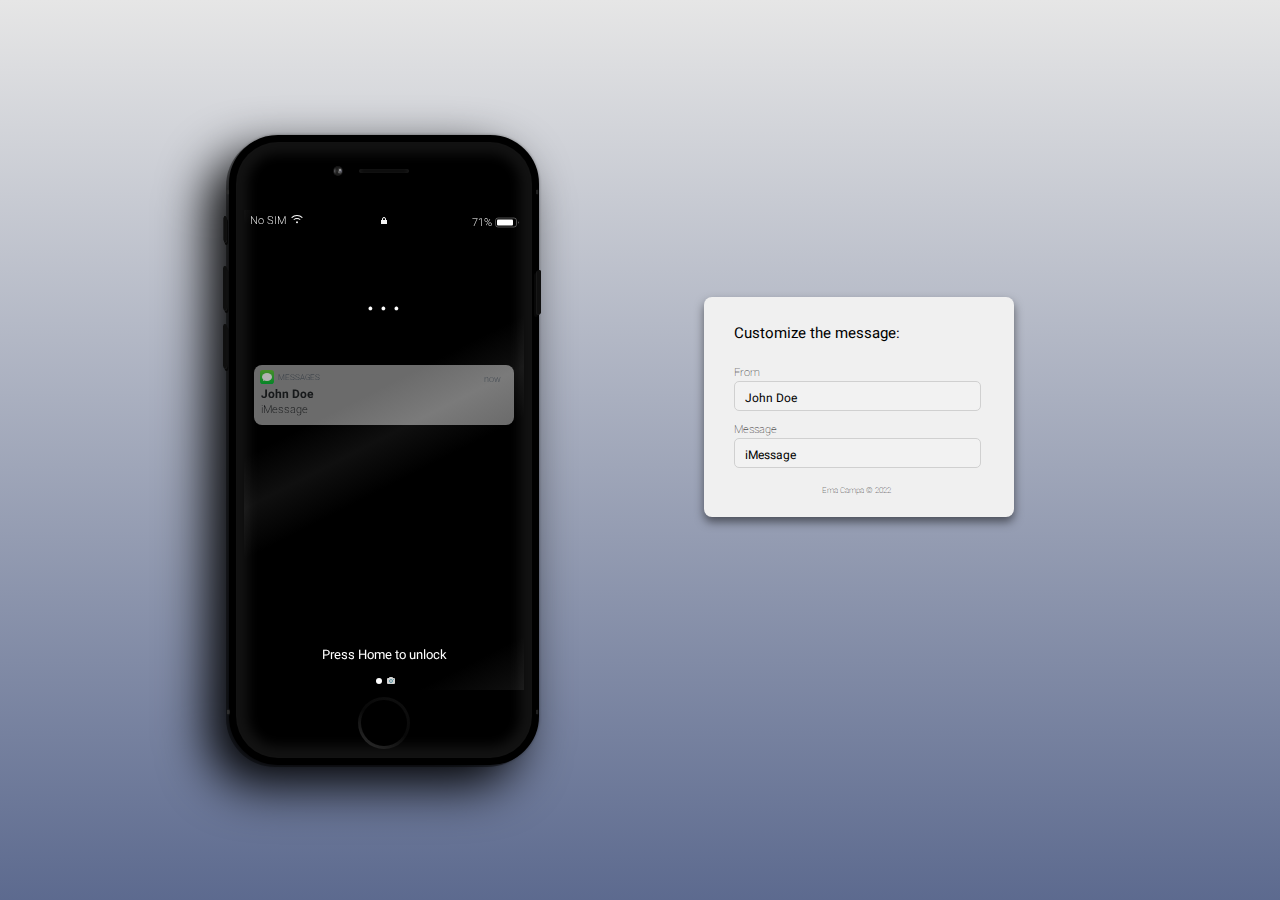
<file: eighth/index.html>
<!DOCTYPE html>
<html lang="en">
<head>
    <meta charset="UTF-8">
    <meta name="viewport" content="width=device-width, initial-scale=1.0">
    <link rel="stylesheet" href="./style.css">
    <title>Document</title>
</head>
<body>
    
    <!-- Form -->
<div class="container">
	<div class="title">Customize the message:</div>
	<div class="user-input"></div>
	<div class="sender">From
		<input id="name" type="text" name="name" data-model="name" maxlength="20" />
	</div>
	<div class="message">Message
		<input id="message" type="text" name="message" data-model="message" maxlength="40" />
	</div>
	<div class="footer">Ema Campa &#169 2022 </div>
</div>
<!-- iPhone -->
</div>
<div class="iphone-body">
	<div class="notification">
		<div class="backdrop-notifications"></div>
		<div data-binding="name" class="name"></div>
		<div id="application-name-messages">MESSAGES</div>
		<div data-binding="message"></div>
		<div class="sent-time">now</div>
	</div>
	<div class="notification-icon-position">
		<div class="notification-icon-messages">
			<div class="message-circle"></div>
			<div class="message-triangle"></div>
		</div>
	</div>
	<div class="shadow">
		<div></div>
	</div>
	<div class="shade"></div>
	<div class="notch">
		<div class="speaker"></div>
		<div class="camera">
			<div class="glare"></div>
		</div>
	</div>
	<div class="off-on-button">
		<div></div>
	</div>
	<div class="upper-left-toggler">
		<div></div>
	</div>
	<div class="upper-right-line"></div>
	<div class="lower-left-line"></div>
	<div class="lower-right-line"></div>
	<div class="volume">
		<div></div>
		<div></div>
	</div>
	<div class="sim">No SIM</div>
	<div class="wifi"></div>
	<div class="lock">
		<div></div>
		<div></div>
	</div>
	<div class="battery">
		<div id="battery-percentage"></div>
		<div>
			<div></div>
			<div></div>
		</div>
	</div>
	<div class="clock">
		<div class="clock-text">
			<div class="clock-text-hour" id="text-hour">...</div>
			<div class="clock-text-minutes" id="text-minutes"></div>
		</div>
		<div class="clock-date">
			<span id="date-day-week"></span>
			<span id="date-day"></span>
			<span id="date-month"></span>
		</div>
	</div>
	<div class="slide">Press Home to unlock</div>
	<div class="dot"></div>
	<div class="camera-icon">
		<div class="lens"></div>
		<div class="button"></div>
		<div class="dot"></div>
	</div>
	<div class="lower-notch">
		<div class="shade-lower"></div>
		<div class="home">
			<div></div>
		</div>
	</div>
</div>

    <script src="./script.js"></script>
</body>
</html>
</file>
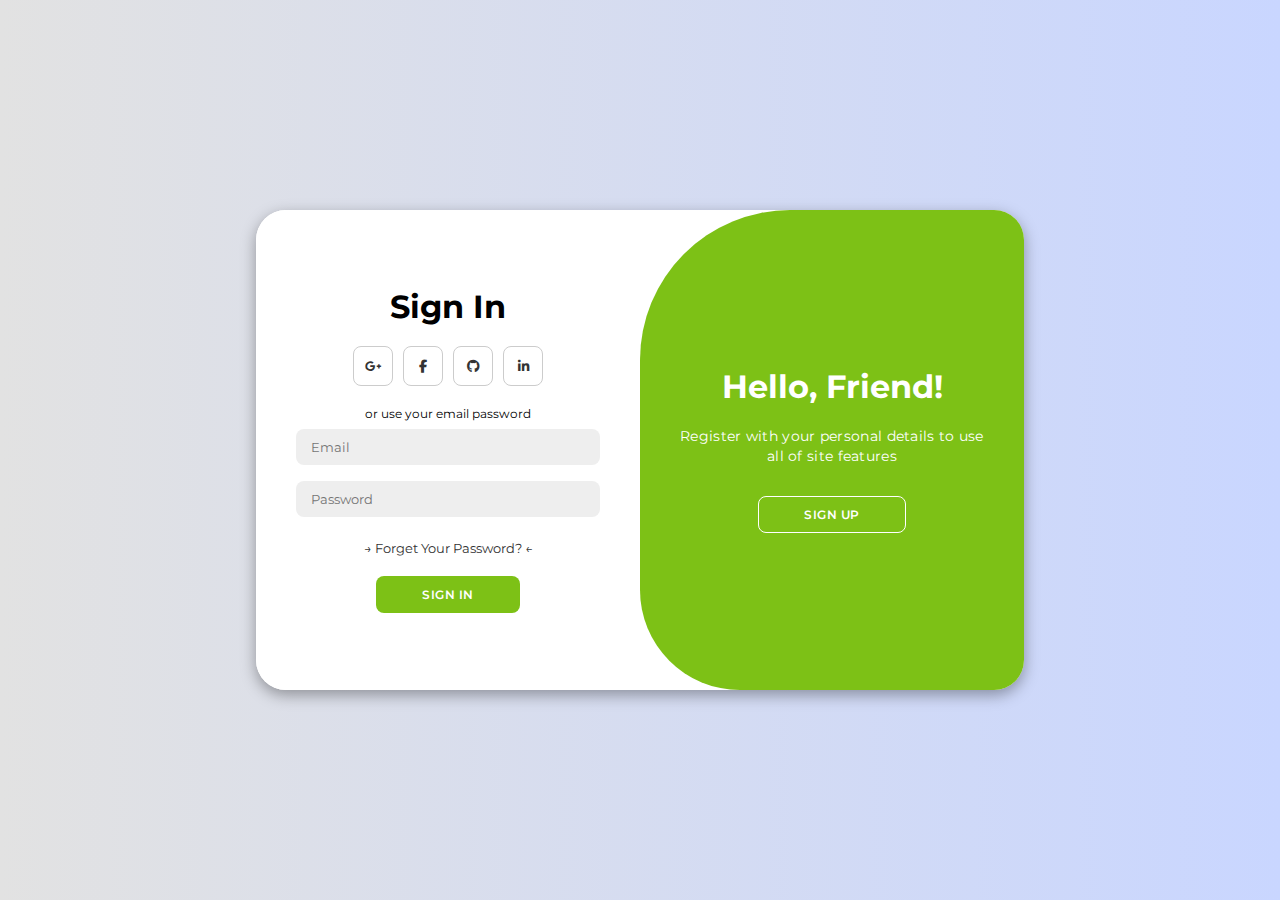
<file: First/index.html>
<!DOCTYPE html>
<html lang="en">

<head>
    <meta charset="UTF-8">
    <meta name="viewport" content="width=device-width, initial-scale=1.0">
    <link rel="stylesheet" href="https://cdnjs.cloudflare.com/ajax/libs/font-awesome/6.4.2/css/all.min.css">
    <link rel="stylesheet" href="./style.css">
    <title>Modern Login Page | AsmrProg</title>
</head>
<!-- #7dc116 -->
<body>

    <div class="container" id="container">
        <div class="form-container sign-up">
            <form>
                <h1>Create Account</h1>
                <div class="social-icons">
                    <a href="#" class="icon"><i class="fa-brands fa-google-plus-g"></i></a>
                    <a href="#" class="icon"><i class="fa-brands fa-facebook-f"></i></a>
                    <a href="#" class="icon"><i class="fa-brands fa-github"></i></a>
                    <a href="#" class="icon"><i class="fa-brands fa-linkedin-in"></i></a>
                </div>
                <span>or use your email for registeration</span>
                <input type="text" placeholder="Name">
                <input type="email" placeholder="Email">
                <input type="password" placeholder="Password">
                <button>Sign Up</button>
            </form>
        </div>
        <div class="form-container sign-in">
            <form>
                <h1>Sign In</h1>
                <div class="social-icons">
                    <a href="#" class="icon"><i class="fa-brands fa-google-plus-g"></i></a>
                    <a href="#" class="icon"><i class="fa-brands fa-facebook-f"></i></a>
                    <a href="#" class="icon"><i class="fa-brands fa-github"></i></a>
                    <a href="#" class="icon"><i class="fa-brands fa-linkedin-in"></i></a>
                </div>
                <span>or use your email password</span>
                <input type="email" placeholder="Email">
                <input type="password" placeholder="Password">
                <a href="#">→ Forget Your Password? ←</a>
                <button>Sign In</button>
            </form>
        </div>
        <div class="toggle-container">
            <div class="toggle">
                <div class="toggle-panel toggle-left">
                    <h1>Welcome Back!</h1>
                    <p>Enter your personal details to use all of site features</p>
                    <button class="hidden" id="login">Sign In</button>
                </div>
                <div class="toggle-panel toggle-right">
                    <h1>Hello, Friend!</h1>
                    <p>Register with your personal details to use all of site features</p>
                    <button class="hidden" id="register">Sign Up</button>
                </div>
            </div>
        </div>
    </div>

    <script src="script.js"></script>
</body>

</html>
</file>
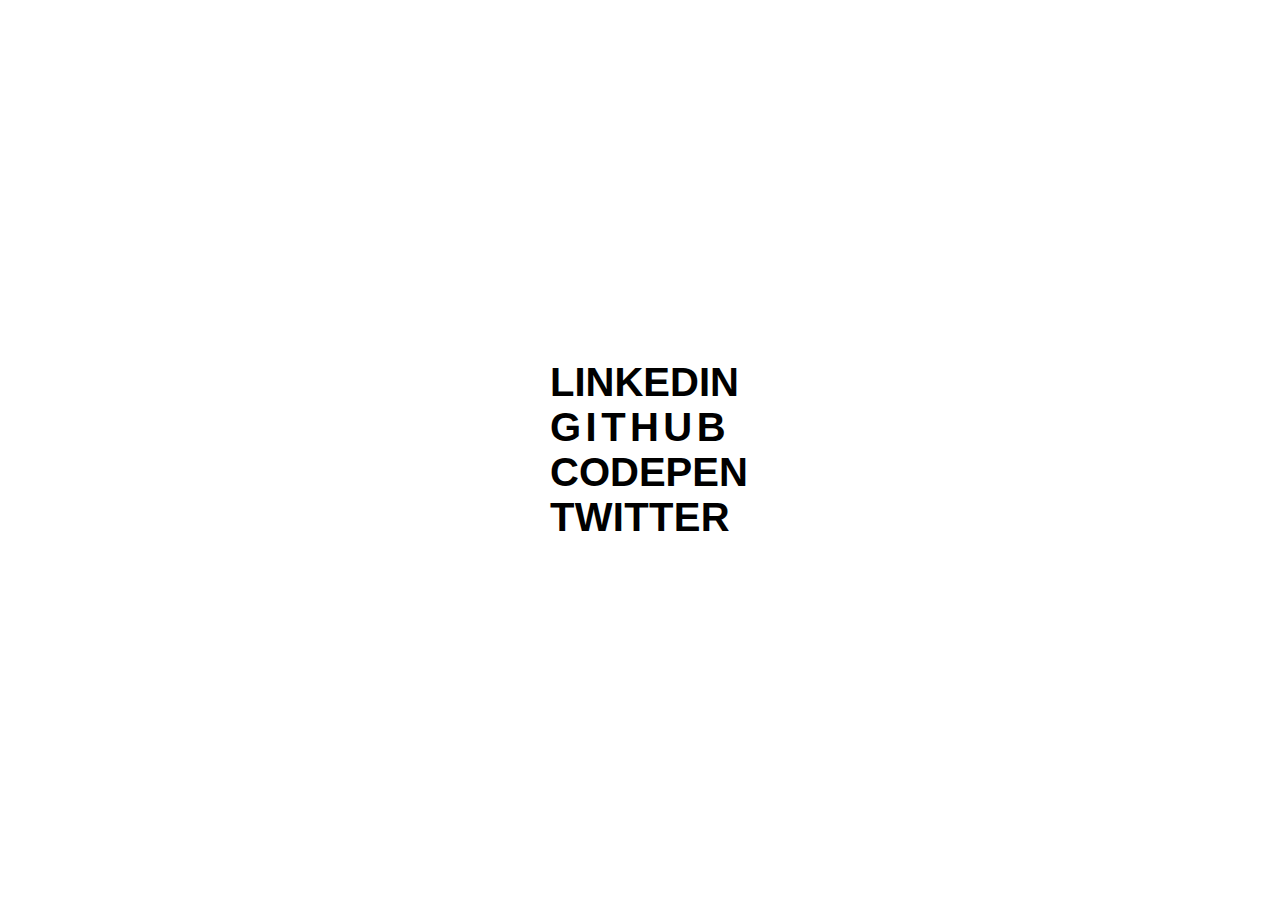
<file: five/index.html>
<!DOCTYPE html>
<html lang="en">
<head>
    <meta charset="UTF-8">
    <meta name="viewport" content="width=device-width, initial-scale=1.0">
    <link href="https://api.fontshare.com/v2/css?f[]=hind@400,300,500,600,1,700&display=swap" rel="stylesheet">
    <link rel="stylesheet" href="./style.css">
    <title>Document</title>
</head>
<body>
    <div id="container">
        <a href="#" id="link">LinkedIn</a>
        <a href="#" id="link">Github </a>
        <a href="#" id="link">CodePen </a>
        <a href="#" id="link">Twitter </a>
      </div>      

      <script src="./script.js"></script>
</body>
</html>
</file>
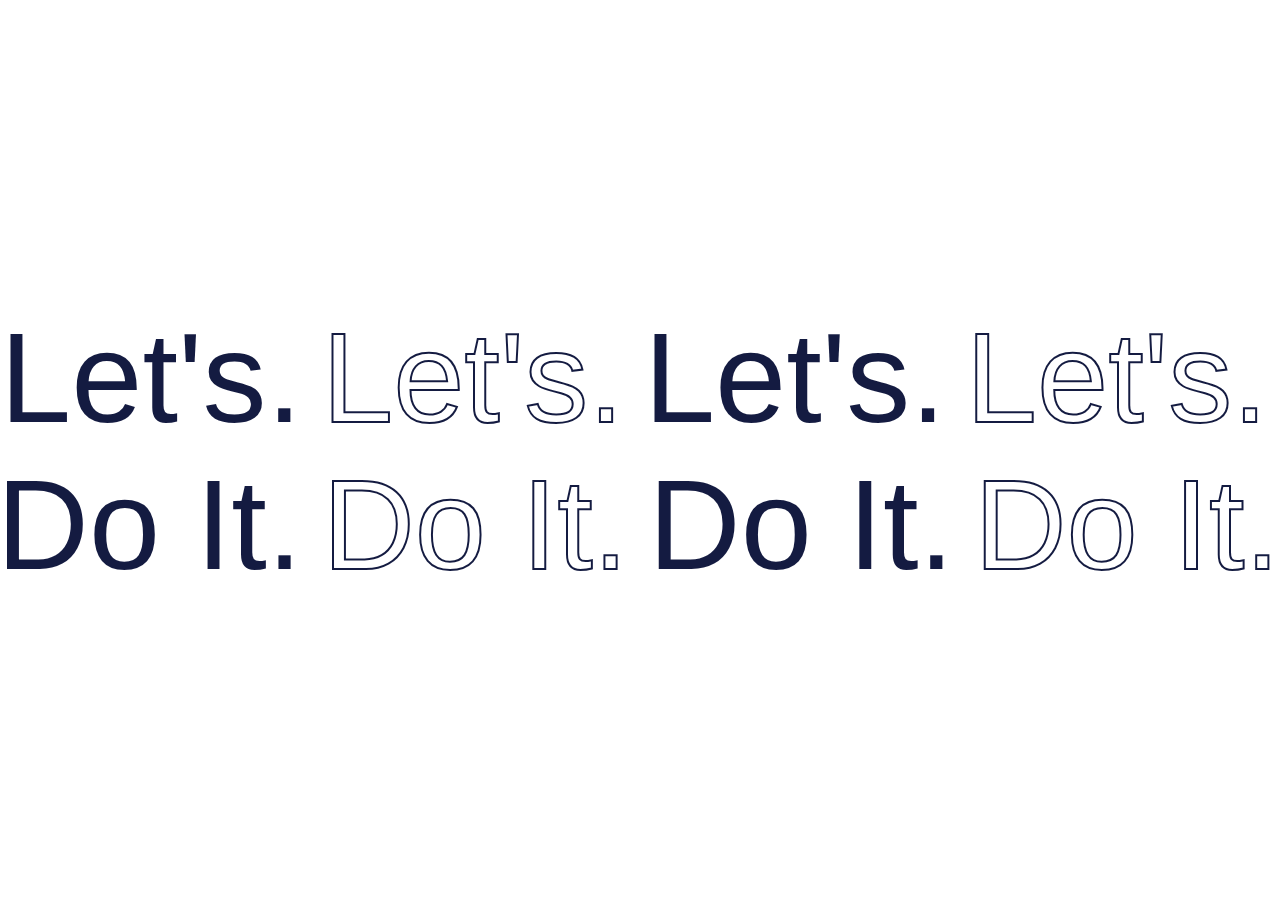
<file: four/index.html>
<!DOCTYPE html>
<html lang="en">
<head>
    <meta charset="UTF-8">
    <meta name="viewport" content="width=device-width, initial-scale=1.0">
    <link href="https://api.fontshare.com/v2/css?f[]=satoshi@1,900,700,500,301,300,501,401,901,400,2&display=swap" rel="stylesheet">
    <link rel="stylesheet" href="./style.css">
    <title>Document</title>
</head>
<body>
    <div id="below-text">
        <div class="text">Let's.</div>
        <div class="text">Let's.</div>
        <div class="text">Let's.</div>
        <div class="text">Let's.</div>
        <div class="text">Let's.</div>
        <div class="text">Let's.</div>
        <div class="text">Let's.</div>
        <div class="text">Let's.</div>
        <div class="text">Let's.</div>
        <div class="text">Let's.</div>
      </div>
      
      <div id="image-container"></div>
      
      <div id="upper-text">
        <div class="text">Do It.</div>
        <div class="text">Do It.</div>
        <div class="text">Do It.</div>
        <div class="text">Do It.</div>
        <div class="text">Do It.</div>
        <div class="text">Do It.</div>
        <div class="text">Do It.</div>
        <div class="text">Do It.</div>
        <div class="text">Do It.</div>
        <div class="text">Do It.</div>
      </div>
      
</body>
</html>
</file>
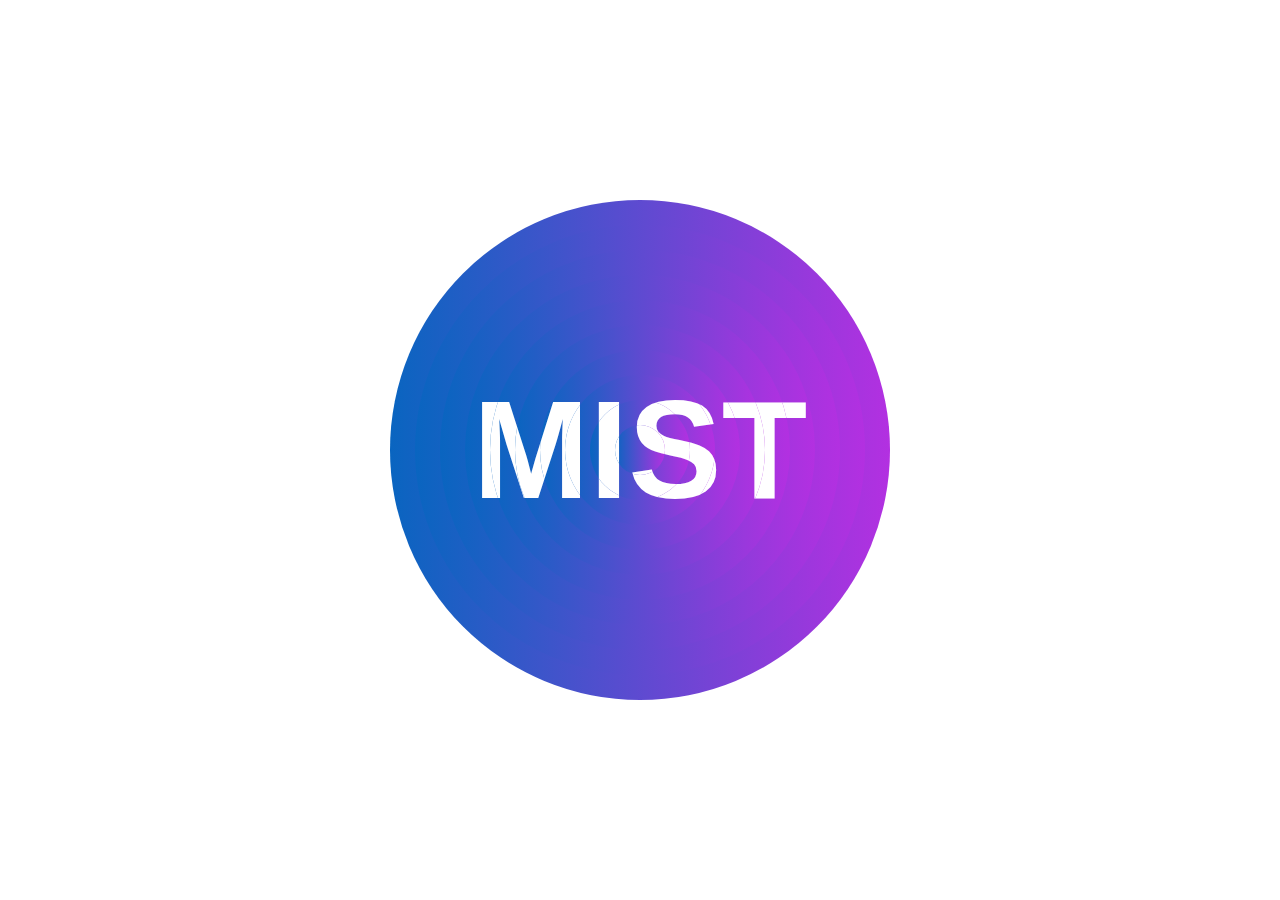
<file: n/index.html>
<!DOCTYPE html>
<html lang="en">
<head>
    <meta charset="UTF-8">
    <meta name="viewport" content="width=device-width, initial-scale=1.0">
    <link href="https://api.fontshare.com/v2/css?f[]=satoshi@1,900,700,500,301,300,501,401,901,400,2&display=swap" rel="stylesheet">
    <link rel="stylesheet" href="./style.css">
    <title>Document</title>
</head>
<body>
    <div id="trigger"></div>
    <div id="container">MIST</div>
    <div id="container">MIST</div>
    <div id="container">MIST</div>
    <div id="container">MIST</div>
    <div id="container">MIST</div>
    <div id="container">MIST</div>
    <div id="container">MIST</div>
    <div id="container">MIST</div>
    <div id="container">MIST</div>
    <div id="container">MIST</div>

    <script src="./script.js"></script>
</body>
</html>
</file>
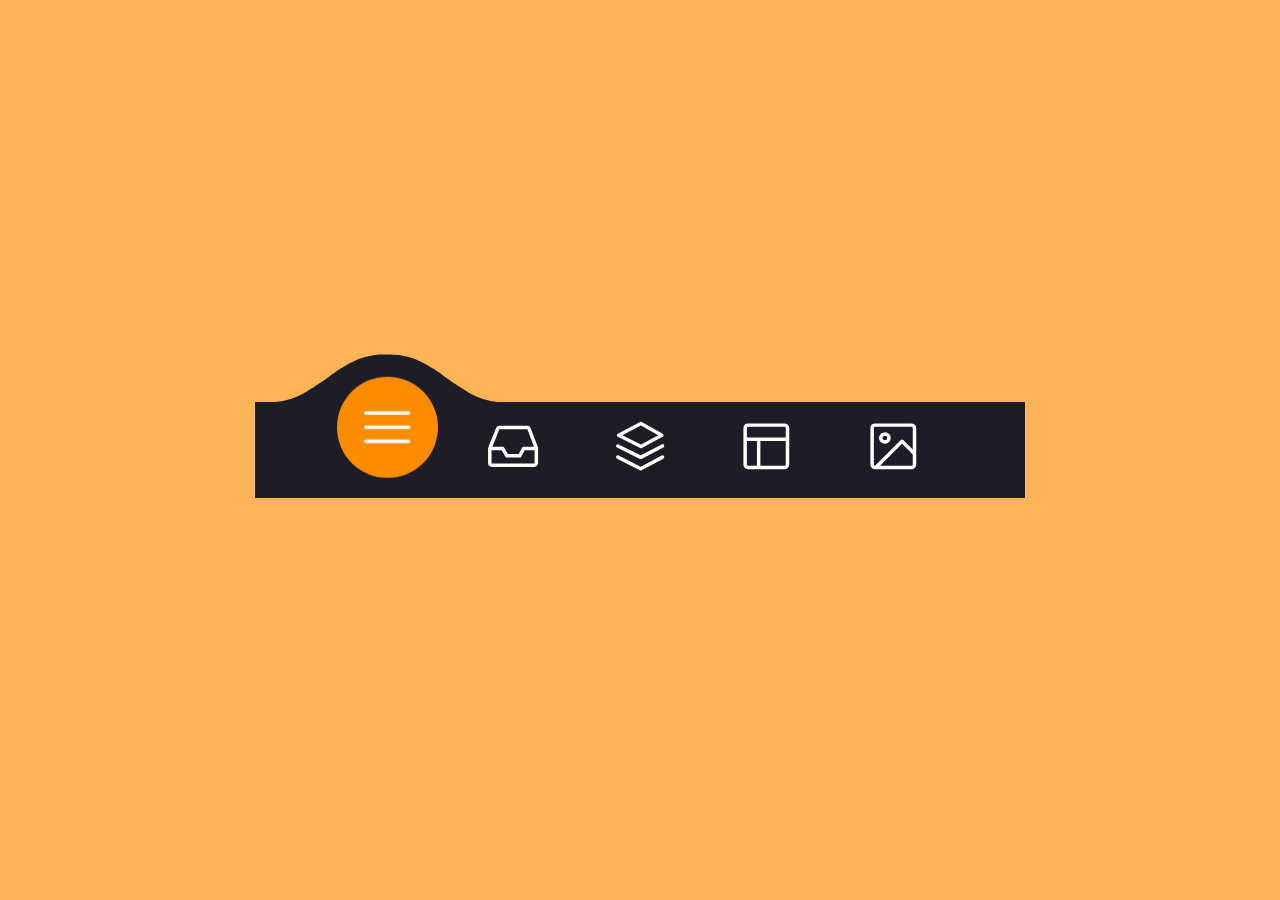
<file: seven/index.html>
<!DOCTYPE html>
<html lang="en">
<head>
    <meta charset="UTF-8">
    <meta name="viewport" content="width=device-width, initial-scale=1.0">
    <link rel="stylesheet" href="./style.css">
    <title>Document</title>
</head>
<body>
    <menu class="menu">

        <button class="menu__item active" style="--bgColorItem: #ff8c00;">
          <svg class="icon" viewBox="0 0 24 24">
            <path d="M3.8,6.6h16.4" />
            <path d="M20.2,12.1H3.8" />
            <path d="M3.8,17.5h16.4" />
          </svg>
        </button>
      
        <button class="menu__item" style="--bgColorItem: #f54888;">
          <svg class="icon" viewBox="0 0 24 24">
            <path d="M6.7,4.8h10.7c0.3,0,0.6,0.2,0.7,0.5l2.8,7.3c0,0.1,0,0.2,0,0.3v5.6c0,0.4-0.4,0.8-0.8,0.8H3.8
              C3.4,19.3,3,19,3,18.5v-5.6c0-0.1,0-0.2,0.1-0.3L6,5.3C6.1,5,6.4,4.8,6.7,4.8z" />
            <path d="M3.4,12.9H8l1.6,2.8h4.9l1.5-2.8h4.6" />
          </svg>
        </button>
      
        <button class="menu__item" style="--bgColorItem: #4343f5;">
          <svg class="icon" viewBox="0 0 24 24">
            <path d="M3.4,11.9l8.8,4.4l8.4-4.4" />
            <path d="M3.4,16.2l8.8,4.5l8.4-4.5" />
            <path d="M3.7,7.8l8.6-4.5l8,4.5l-8,4.3L3.7,7.8z" />
        </button>
      
        <button class="menu__item" style="--bgColorItem: #e0b115;">
          <svg class="icon" viewBox="0 0 24 24">
            <path d="M5.1,3.9h13.9c0.6,0,1.2,0.5,1.2,1.2v13.9c0,0.6-0.5,1.2-1.2,1.2H5.1c-0.6,0-1.2-0.5-1.2-1.2V5.1
                C3.9,4.4,4.4,3.9,5.1,3.9z" />
            <path d="M4.2,9.3h15.6" />
            <path d="M9.1,9.5v10.3" />
        </button>
      
        <button class="menu__item" style="--bgColorItem:#65ddb7;">
          <svg class="icon" viewBox="0 0 24 24">
            <path d="M5.1,3.9h13.9c0.6,0,1.2,0.5,1.2,1.2v13.9c0,0.6-0.5,1.2-1.2,1.2H5.1c-0.6,0-1.2-0.5-1.2-1.2V5.1
                C3.9,4.4,4.4,3.9,5.1,3.9z" />
            <path d="M5.5,20l9.9-9.9l4.7,4.7" />
            <path d="M10.4,8.8c0,0.9-0.7,1.6-1.6,1.6c-0.9,0-1.6-0.7-1.6-1.6C7.3,8,8,7.3,8.9,7.3C9.7,7.3,10.4,8,10.4,8.8z" />
          </svg>
        </button>
      
        <div class="menu__border"></div>
      
      </menu>
      
      <div class="svg-container">
        <svg viewBox="0 0 202.9 45.5">
          <clipPath id="menu" clipPathUnits="objectBoundingBox" transform="scale(0.0049285362247413 0.021978021978022)">
            <path d="M6.7,45.5c5.7,0.1,14.1-0.4,23.3-4c5.7-2.3,9.9-5,18.1-10.5c10.7-7.1,11.8-9.2,20.6-14.3c5-2.9,9.2-5.2,15.2-7
                c7.1-2.1,13.3-2.3,17.6-2.1c4.2-0.2,10.5,0.1,17.6,2.1c6.1,1.8,10.2,4.1,15.2,7c8.8,5,9.9,7.1,20.6,14.3c8.3,5.5,12.4,8.2,18.1,10.5
                c9.2,3.6,17.6,4.2,23.3,4H6.7z" />
          </clipPath>
        </svg>
      </div>
      <script src="./script.js"></script>
</body>
</html>
</file>
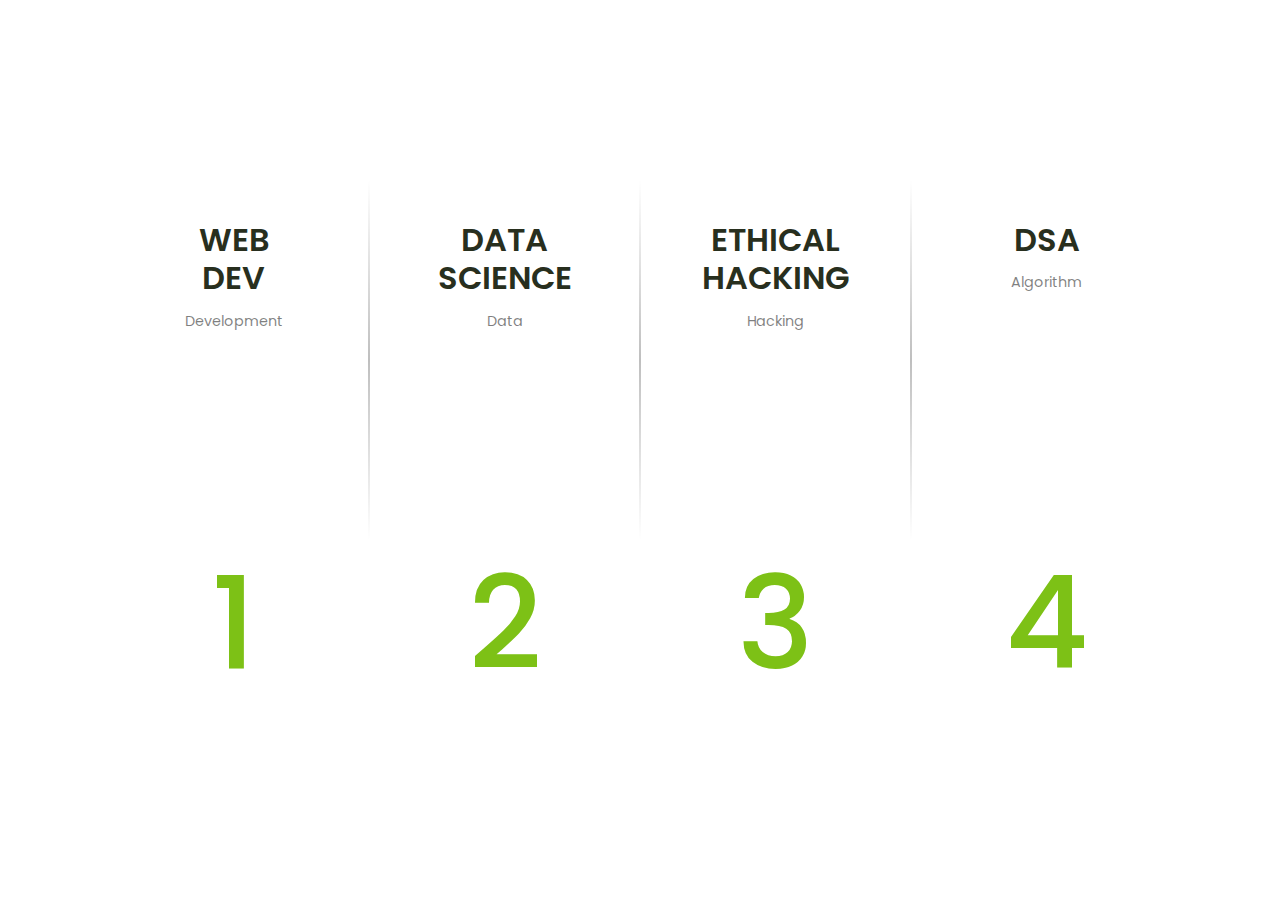
<file: third/index.html>
<!DOCTYPE html>
<html lang="en">
<head>
    <meta charset="UTF-8">
    <meta name="viewport" content="width=device-width, initial-scale=1.0">
    <link rel="stylesheet" href="./style.css">
    <title>Document</title>
</head>
<body>
    <div class="cards">
        <div class="card card-1">
            <h3>WEB<br>DEV</h3>
            <p>Development</p>
            <h2>1</h2>
        </div>
        <div class="border"></div>
        <div class="card card-2">
            <h3>DATA<br>SCIENCE</h3>
            <p>Data</p>
            <h2>2</h2>
        </div>
        <div class="border"></div>
        <div class="card card-3">
            <h3>ETHICAL<br>HACKING</h3>
            <p>Hacking</p>
            <h2>3</h2>
        </div>
        <div class="border"></div>
        <div class="card card-4">
            <h3>DSA</h3>
            <p>Algorithm</p>
            <h2>4</h2>
        </div>
    </div>
</body>
</html>
</file>
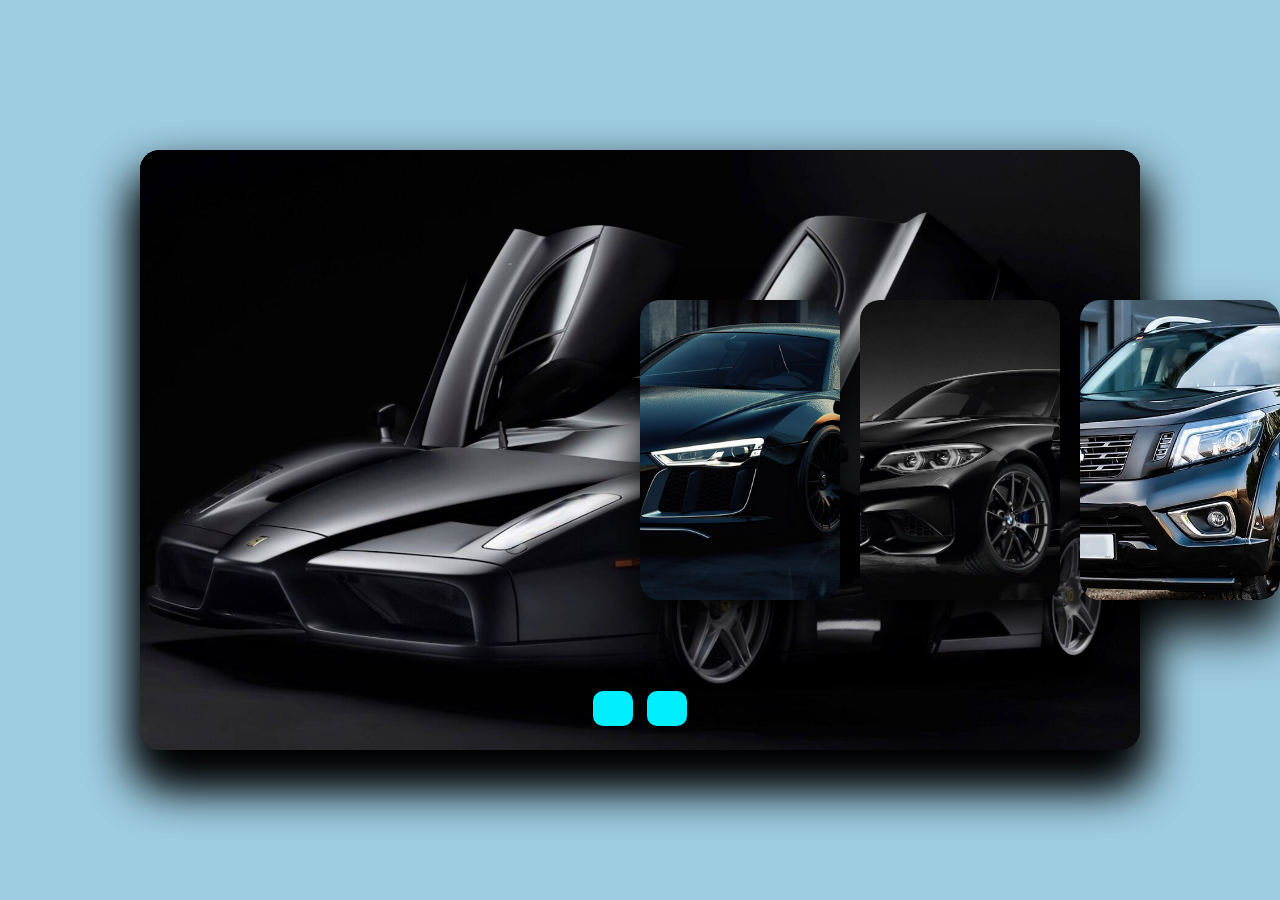
<file: twelveth/index.html>
<!DOCTYPE html>
<html lang="en">
  <head>
    <meta charset="UTF-8" />
    <meta name="viewport" content="width=device-width, initial-scale=1.0" />
    <link
      rel="stylesheet"
      href="https://cdnjs.cloudflare.com/ajax/libs/font-awesome/6.5.1/css/all.min.css"
      integrity="sha512-DTOQO9RWCH3ppGqcWaEA1BIZOC6xxalwEsw9c2QQeAIftl+Vegovlnee1c9QX4TctnWMn13TZye+giMm8e2LwA=="
      crossorigin="anonymous"
      referrerpolicy="no-referrer"
    />
    <title>Slider</title>
    <link rel="stylesheet" href="./assets/css/style.css" />
  </head>
  <body>
    <div class="container">
      <div class="slide">
        <div
          class="item"
          style="
            background-image: url(./assets/images/12a1190aeb64a5daecdf90658679a471-62041589106682pdb7iedolr.jpg);
          "
        >
          <div class="content">
            <div class="name">BMW</div>
            <div class="description">
              Lorem ipsum dolor sit amet consectetur adipisicing elit. Quisquam,
              quae?
            </div>
            <button>See More</button>
          </div>
        </div>
        <div
          class="item"
          style="
            background-image: url(./assets/images/2004-ferrari-enzo-photo-via-rm-sothebys_100866048.jpg);
          "
        >
          <div class="content">
            <div class="name">BMW</div>
            <div class="description">
              Lorem ipsum dolor sit amet consectetur adipisicing elit. Quisquam,
              quae?
            </div>
            <button>See More</button>
          </div>
        </div>
        <div
          class="item"
          style="
            background-image: url(./assets/images/audi.jpg);
          "
        >
          <div class="content">
            <div class="name">MERCEDES</div>
            <div class="description">
              Lorem ipsum dolor sit amet consectetur adipisicing elit. Quisquam,
              quae?
            </div>
            <button>See More</button>
          </div>
        </div>
        <div
          class="item"
          style="background-image: url(./assets/images/bmw-m2-coupé-black-shadow-stage-teaser-si.jpg)"
        >
          <div class="content">
            <div class="name">AUDI</div>
            <div class="description">
              Lorem ipsum dolor sit amet consectetur adipisicing elit. Quisquam,
              quae?
            </div>
            <button>See More</button>
          </div>
        </div>
        <div
          class="item"
          style="background-image: url(./assets/images/nissan.jpg)"
        >
          <div class="content">
            <div class="name">NISSAN</div>
            <div class="description">
              Lorem ipsum dolor sit amet consectetur adipisicing elit. Quisquam,
              quae?
            </div>
            <button>See More</button>
          </div>
        </div>
        <div
          class="item"
          style="background-image: url(./assets/images/toyota.jpg)"
        >
          <div class="content">
            <div class="name">TOYOTA</div>
            <div class="description">
              Lorem ipsum dolor sit amet consectetur adipisicing elit. Quisquam,
              quae?
            </div>
            <button>See More</button>
          </div>
        </div>
      </div>
      <div class="button">
        <button class="prev"><i class="fa-solid fa-arrow-left"></i></button>
        <button class="next"><i class="fa-solid fa-arrow-right"></i></button>
      </div>
    </div>
    <script src="./assets/app.js"></script>
  </body>
</html>
</file>
<file: eighth/style.css>
@import url("https://fonts.googleapis.com/css2?family=Heebo:wght@100;200;400&display=swap");

* {
	margin: 0;
	padding: 0;
}

html {
	height: 100%;
	margin: 0;
	padding: 0;
	overflow: hidden;
	width: 100%;
	height: 100vh;
}

body {
	background: linear-gradient(#e6e6e6, #334472cb);
}

.iphone-body {
	width: 280px;
	height: 600px;
	position: absolute;
	top: 50%;
	left: 30%;
	transform: translate(-50%, -50%);
	border: 15px solid #000;
	background: #000;
	background-image: url("https://wallpaperaccess.com/full/2639103.png");
	background-repeat: no-repeat;
	background-size: 280px 600px;
	border-radius: 49px;
	box-shadow: inset #000 0 0 0 1px, rgba(0, 0, 0, 0.4) 0px 0 3px 0px,
		rgba(0, 0, 0, 0.4) -3px 2px, #000000 -20px 20px 50px;
}

.shadow {
	width: 280px;
	height: 540px;
	position: absolute;
	background-image: linear-gradient(
		-27deg,
		#444,
		#000 10%,
		#000 42%,
		#333,
		#000 57%,
		#000 91%,
		#444
	);
	opacity: 0.3;
}

.shade {
	position: absolute;
	top: 50%;
	left: 50%;
	transform: translate(-50%, -50%);
	width: 296px;
	height: 616px;
	border-radius: 42px;
	border-bottom: none;
	opacity: 0.075;
	z-index: 1;
	box-shadow: inset #ededed 0 0 12px 12px;
}

.notch {
	top: 0%;
	width: 280px;
	height: 60px;
	background-color: #000;
	position: absolute;
}

.lower-notch {
	width: 280px;
	height: 60px;
	background-color: #000;
	position: absolute;
	top: 540px;
}

.home {
	position: absolute;
	width: 52px;
	height: 52px;
	border-radius: 50%;
	background: linear-gradient(32deg, #303030, #080808, #101010);
	top: 55%;
	left: 50%;
	transform: translate(-50%, -50%);
	z-index: 2;
}

.home div {
	background: #000;
	border-radius: 50%;
	width: 46px;
	height: 46px;
	position: absolute;
	top: 50%;
	left: 50%;
	transform: translate(-50%, -50%);
	z-index: 2;
}

.speaker {
	width: 50px;
	height: 4px;
	border-radius: 2px;
	background: #000;
	position: absolute;
	top: 35%;
	left: 50%;
	transform: translate(-50%, -50%);
	box-shadow: inset #242424 0 0 4px;
	z-index: 2;
}

.camera {
	width: 8px;
	height: 8px;
	border-radius: 50px;
	background: radial-gradient(rgba(91, 91, 112, 0.85), transparent 40%),
		radial-gradient(#505050, #202020 55%, #080808 70%);
	background-position: 3px 0;
	position: absolute;
	top: 29%;
	left: 32%;
	z-index: 2;
}

.glare {
	position: absolute;
	top: 50%;
	left: 50%;
	transform: translate(-50%, -50%);
	width: 10px;
	height: 10px;
	background: transparent;
	border-radius: 50%;
	box-shadow: inset 10px 10px 10px rgba(0, 0, 0, 0.05),
		15px 25px 10px rgba(0, 0, 0, 0.01), 15px 20px 20px rgba(0, 0, 0, 0.05),
		inset -10px -10px 15px rgba(255, 255, 255, 0.1);
}

.glare:before {
	content: "";
	position: absolute;
	top: 38%;
	left: 70%;
	transform: translate(-50%, -50%);
	background: #a9a9a9;
	width: 2px;
	height: 2px;
	border-radius: 50%;
}

.glare:after {
	content: "";
	position: absolute;
	top: 56%;
	left: 64%;
	transform: translate(-50%, -50%);
	background: #d0d0d0;
	width: 1px;
	height: 1px;
	border-radius: 50%;
}

.volume {
	border-radius: 10px;
	position: absolute;
	background: #080808;
	top: 19%;
	left: -7%;
	transform: rotateY(-60deg);
	transform-style: preserve-3d;
	box-shadow: inset #292a2f 4px 0 8px 1px, #181818 -1px 0px 2px;
}

.volume div {
	width: 8px;
	height: 44px;
	background: #101010;
	border-radius: 10px;
	position: absolute;
	box-shadow: #181818 1px 1px, #101010 1px 1px, #080808 3px 3px,
		inset #101010 3px 0 3px;
}

.volume div:first-child {
	top: 2px;
	left: -2px;
}

.volume div:last-child {
	top: 60px;
	left: -2px;
}

.off-on-button {
	border-radius: 10px;
	position: absolute;
	background: #181818;
	top: 20%;
	left: 106%;
	transform: rotateY(180deg);
	transform-style: preserve-3d;
	box-shadow: inset #292a2f 4px 0 8px 1px, #101010 1px 0px 2px;
}

.off-on-button div {
	width: 4px;
	height: 44px;
	background: #101010;
	border-radius: 10px;
	position: absolute;
	box-shadow: #181818 1px 1px, #101010 1px 1px, #080808 3px 3px,
		inset #101010 3px 0 3px;
}

.upper-left-toggler {
	height: 4px;
	width: 6px;
	position: absolute;
	background: #080808;
	top: 40px;
	left: -19px;
	transform: rotateY(65deg);
	transform-style: preserve-3d;
	box-shadow: inset #303030 4px 0 8px 1px, #303030 -1px 0px 2px;
}

.upper-left-toggler div {
	width: 8px;
	height: 26px;
	background: #101010;
	border-radius: 10px;
	position: absolute;
	top: 26px;
	left: -8px;
	box-shadow: #181818 1px 1px, #101010 1px 1px, #080808 3px 3px,
		inset #101010 3px 0 3px;
}

.upper-right-line {
	height: 4px;
	width: 4px;
	position: absolute;
	background: #080808;
	top: 40px;
	left: 291px;
	transform: rotateY(65deg);
	transform-style: preserve-3d;
	box-shadow: inset #202020 0 0 8px 1px, #202020 1px 0 2px;
}

.lower-left-line {
	height: 4px;
	width: 6px;
	position: absolute;
	background: #080808;
	top: 560px;
	left: -19px;
	transform: rotateY(65deg);
	transform-style: preserve-3d;
	box-shadow: inset #303030 0 0 8px 1px, #303030 1px 0 2px;
}

.lower-right-line {
	height: 4px;
	width: 4px;
	position: absolute;
	background: #080808;
	top: 560px;
	left: 291px;
	transform: rotateY(65deg);
	transform-style: preserve-3d;
	box-shadow: inset #202020 0px 0 8px 1px, #202020 1px 0px 2px;
}

.clock {
	color: #fff;
	font-family: "Heebo", sans-serif;
	font-weight: 200;
	font-size: 48px;
	position: absolute;
	top: 24%;
	left: 50%;
	transform: translate(-50%, -50%);
	z-index: 2;
}

.clock-text {
	display: flex;
	justify-content: center;
	letter-spacing: 1px;
}

.clock-text-hour,
.clock-text-minutes {
	font-size: 50px;
	font-weight: 200;
	white-space: nowrap;
}

.clock-date {
	font-weight: 100;
	position: absolute;
	top: 100%;
	left: 50%;
	transform: translate(-50%, -50%);
	z-index: 2;
	font-size: 15px;
	white-space: nowrap;
}

#date-day-week {
	margin-right: 2px;
}

#date-day {
	margin-right: 2px;
}

.notification {
	position: absolute;
	top: 215px;
	left: 10px;
}

.notification .backdrop-notifications {
	position: absolute;
	width: 260px;
	height: 60px;
	background: rgba(255, 255, 255, 0.6);
	backdrop-filter: blur(5px);
	border-radius: 8px;
}

.notification .name {
	position: absolute;
	color: #212426;
	font-family: "Heebo", sans-serif;
	font-weight: bold;
	font-size: 12px;
	top: 20px;
	left: 7px;
	white-space: nowrap;
}

.notification #application-name-messages {
	position: absolute;
	color: #45505c;
	font-family: "Heebo", sans-serif;
	font-weight: 200;
	font-size: 8px;
	top: 7px;
	left: 24px;
}

.notification div:nth-child(4) {
	position: absolute;
	font-family: "Heebo", sans-serif;
	color: #212426;
	font-weight: 200;
	font-size: 11px;
	top: 36px;
	left: 7px;
	white-space: nowrap;
}

.notification .sent-time {
	position: absolute;
	font-family: "Heebo", sans-serif;
	color: #45505c;
	font-weight: 200;
	font-size: 9px;
	top: 8px;
	left: 230px;
}

/* Messages Icon */
.notification-icon-position {
	top: 220px;
	left: 14px;
	margin: 0 2px;
	width: 14px;
	height: 14px;
	border-radius: 20%;
	display: flex;
	justify-content: center;
	align-items: flex-end;
	background: linear-gradient(#66ca3b 0%, #07bf38 100%);
	position: relative;
	cursor: pointer;
}

.message-circle {
	position: absolute;
	top: 3px;
	left: 2px;
	width: 10px;
	height: 8px;
	background: #fff;
	border-radius: 50%;
}

.message-triangle {
	position: relative;
	left: -4px;
	top: -1px;
	border-width: 2.5px;
	border-style: solid;
	border-color: #fff transparent transparent transparent;
	transform: rotateZ(38deg) scaleX(0.45) scaleY(0.8);
}

.battery {
	color: #fff;
	font-family: "Heebo", sans-serif;
	font-weight: 200;
	font-size: 11px;
	position: absolute;
	top: 12%;
	left: 85%;
	transform: translate(-50%, -50%);
}

battery-percentage {
	color: #fff;
	font-family: "Heebo", sans-serif;
	font-weight: 200;
	font-size: 11px;
	transform: translate(-50%, -50%);
}

.battery > div:last-child {
	width: 20px;
	height: 8px;
	border: 1px solid rgba(255, 255, 255, 0.3);
	position: absolute;
	top: 50%;
	left: 170%;
	transform: translate(-50%, -50%);
	border-radius: 3px;
}

.battery div div:first-child {
	width: 16px;
	height: 6px;
	background: #fff;
	position: absolute;
	border-radius: 1px;
	top: 1px;
	left: 1px;
}

.battery div div:last-child {
	width: 1px;
	height: 2px;
	background: rgba(255, 255, 255, 0.3);
	position: absolute;
	top: 3px;
	left: 22px;
	border-radius: 0 2px 2px 0;
}

.lock {
	color: #fff;
	position: absolute;
	top: 62px;
	left: 71%;
	transform: translate(-50%, -50%);
}

.lock div:first-child {
	width: 6px;
	height: 4px;
	background: #f5f5f5;
	position: absolute;
	top: 8px;
	left: -62px;
}

.lock div:last-child {
	width: 2px;
	height: 2px;
	background: transparent;
	border: 1px solid #f5f5f5;
	position: absolute;
	top: 5px;
	left: -61px;
	border-radius: 10px 10px 0 0;
}

.sim {
	color: #fff;
	font-family: "Heebo", sans-serif;
	font-weight: 200;
	font-size: 11px;
	position: absolute;
	top: 62px;
	left: 2%;
}

.wifi {
	position: absolute;
	top: 65px;
	left: 16%;
	padding: 4px;
	border: 4px double transparent;
	border-top-color: white;
	border-radius: 50%;
}

.wifi:before {
	content: "";
	width: 1px;
	height: 1px;
	position: absolute;
	top: 2px;
	left: 3px;
	background-color: #fff;
	border-top-left-radius: 100px;
	border: 1px solid #fff;
	border-right: 0;
	border-bottom: 0;
	transform: rotate(45deg);
}

.slide {
	position: absolute;
	top: 84%;
	left: 50%;
	transform: translate(-50%, -50%);
	color: #fff;
	font-family: "Heebo", sans-serif;
	font-size: 13px;
	font-weight: 400;
}

.dot {
	position: absolute;
	width: 6px;
	height: 6px;
	background-color: #fff;
	color: #fff;
	border-radius: 50%;
	top: 88%;
	left: 47%;
}

.camera-icon {
	position: absolute;
	width: 8px;
	height: 6px;
	background: rgba(211, 211, 211, 1);
	border-radius: 1px;
	top: 88%;
	left: 51%;
}

.camera-icon .lens {
	position: absolute;
	width: 2px;
	height: 2px;
	border-radius: 50%;
	background-color: rgba(211, 211, 211, 1);
	border: 1px solid #5f95a3;
	top: 1px;
	left: 2px;
}

.camera-icon .button {
	position: absolute;
	width: 4px;
	height: 2px;
	background-color: rgba(211, 211, 211, 1);
	border-radius: 1px;
	top: -1px;
	left: 2px;
}

.camera-icon .dot {
	position: absolute;
	width: 1px;
	height: 1px;
	border-radius: 50%;
	background-color: #5f95a3;
	top: 1px;
	left: 6px;
}

/* Form */
.container {
	position: absolute;
	top: 33%;
	left: 55%;
	width: 50%;
	max-width: 250px;
	height: 170px;
	background-color: #f0f0f0;
	padding: 25px 30px;
	border-radius: 8px;
	box-shadow: 0 5px 10px rgba(0, 0, 0, 0.5);
}

.container .title {
	font-family: "Heebo", sans-serif;
	font-size: 15px;
	font-weight: 400;
	position: relative;
}

.user-input {
	margin: 20px 0;
	font-family: inherit;
	font-weight: 200;
	font-size: 13px;
}

.message {
	margin-top: 10px;
}

.sender,
.message {
	font-family: "Heebo", sans-serif;
	font-size: 11px;
	font-weight: 100;
}

input {
	margin-top: 0;
	height: 25px;
	width: 94%;
	border-radius: 5px;
	font-family: "Heebo", sans-serif;
	font-size: 12px;
	font-weight: 400;
	padding-left: 10px;
	padding-top: 3px;
	outline: none;
	background-color: #f2f2f2;
	border: 1px solid #d0d0d0;
}

.footer {
	position: relative;
	left: 35%;
	top: 10%;
	font-family: "Heebo", sans-serif;
	font-weight: 100;
	font-size: 8px;
}

/* Only makes sense if you are viewing this on phone (I'm not really skilled in media query) */
@media screen and (max-width: 500px) {
	body {
	}
	.container {
		top: 20%;
		left: 39%;
		width: 60%;
		transform: scale(0.7);
		padding: 10px 15px;
	}
	.user-input {
		margin: 10px 0;
	}
	input {
		padding-left: 5px;
		padding-top: 0px;
	}
	.iphone-body {
		top: -30%;
		left: -15%;
		transform: scale(0.5);
	}
}
</file>
<file: First/style.css>
@import url('https://fonts.googleapis.com/css2?family=Montserrat:wght@300;400;500;600;700&display=swap');

*{
    margin: 0;
    padding: 0;
    box-sizing: border-box;
    font-family: 'Montserrat', sans-serif;
}

body{
    background-color: #c9d6ff;
    background: linear-gradient(to right, #e2e2e2, #c9d6ff);
    display: flex;
    align-items: center;
    justify-content: center;
    flex-direction: column;
    height: 100vh;
}

.container{
    background-color: #fff;
    border-radius: 30px;
    box-shadow: 0 5px 15px rgba(0, 0, 0, 0.35);
    position: relative;
    overflow: hidden;
    width: 768px;
    max-width: 100%;
    min-height: 480px;
}

.container p{
    font-size: 14px;
    line-height: 20px;
    letter-spacing: 0.3px;
    margin: 20px 0;
}

.container span{
    font-size: 12px;
}

.container a{
    color: #333;
    font-size: 13px;
    text-decoration: none;
    margin: 15px 0 10px;
}

.container button{
    background-color: #7dc116;
    color: #fff;
    font-size: 12px;
    padding: 10px 45px;
    border: 1px solid transparent;
    border-radius: 8px;
    font-weight: 600;
    letter-spacing: 0.5px;
    text-transform: uppercase;
    margin-top: 10px;
    cursor: pointer;
}

.container button.hidden{
    background-color: transparent;
    border-color: #fff;
}

.container form{
    background-color: #fff;
    display: flex;
    align-items: center;
    justify-content: center;
    flex-direction: column;
    padding: 0 40px;
    height: 100%;
}

.container input{
    background-color: #eee;
    border: none;
    margin: 8px 0;
    padding: 10px 15px;
    font-size: 13px;
    border-radius: 8px;
    width: 100%;
    outline: none;
}

.form-container{
    position: absolute;
    top: 0;
    height: 100%;
    transition: all 0.6s ease-in-out;
}

.sign-in{
    left: 0;
    width: 50%;
    z-index: 2;
}

.container.active .sign-in{
    transform: translateX(100%);
}

.sign-up{
    left: 0;
    width: 50%;
    opacity: 0;
    z-index: 1;
    transition: all 0.5s;
}

.container.active .sign-up{
    transform: translateX(100%);
    opacity: 1;
    z-index: 5;
    animation: move 0.6s;
}

@keyframes move{
    0%, 49.99%{
        opacity: 0;
        z-index: 1;
    }
    50%, 100%{
        opacity: 1;
        z-index: 5;
    }
}

.social-icons{
    margin: 20px 0;
}

.social-icons a{
    border: 1px solid #ccc;
    border-radius: 20%;
    display: inline-flex;
    justify-content: center;
    align-items: center;
    margin: 0 3px;
    width: 40px;
    height: 40px;
    transition: all 0.5s;
}

.social-icons a:hover{
    scale: 1.3;
    border: 1px solid #000;
}

.toggle-container{
    position: absolute;
    top: 0;
    left: 50%;
    width: 50%;
    height: 100%;
    overflow: hidden;
    transition: all 0.6s ease-in-out;
    border-radius: 150px 0 0 100px;
    z-index: 1000;
}

.container.active .toggle-container{
    transform: translateX(-100%);
    border-radius: 0 150px 100px 0;
}

.toggle{
    background-color: #7dc116;
    height: 100%;
    background: linear-gradient(to right, #7dc116, #7dc116);
    color: #fff;
    position: relative;
    left: -100%;
    height: 100%;
    width: 200%;
    transform: translateX(0);
    transition: all 0.6s ease-in-out;
}

.container.active .toggle{
    transform: translateX(50%);
}

.toggle-panel{
    position: absolute;
    width: 50%;
    height: 100%;
    display: flex;
    align-items: center;
    justify-content: center;
    flex-direction: column;
    padding: 0 30px;
    text-align: center;
    top: 0;
    transform: translateX(0);
    transition: all 0.6s ease-in-out;
}

.toggle-left{
    transform: translateX(-200%);
}

.container.active .toggle-left{
    transform: translateX(0);
}

.toggle-right{
    right: 0;
    transform: translateX(0);
}

.container.active .toggle-right{
    transform: translateX(200%);
}
</file>
<file: five/style.css>
* {
    margin: 0;
    padding: 0;
    box-sizing: border-box;
  }
  :root {
    --font-fam: "Hind", sans-serif;
    --main-transition: 500ms cubic-bezier(0.77, 0.33, 0.17, 1.01);
  }
  
  body {
    width: 100vw;
    height: 100vh;
    overflow: hidden;
    display: flex;
    align-items: center;
    justify-content: center;
  }
  
  #container {
    display: flex;
    flex-direction: column;
    align-items: center;
    justify-content: space-evenly;
  }
  #link {
    width: 180px;
    font-family: var(--font-fam);
    display: flex;
    align-items: center;
    justify-content: space-between;
    text-decoration: none;
    text-transform: uppercase;
    color: #000;
    position: relative;
    transition: var(--main-transition);
  }
  .letter {
    font-size: 40px;
    font-weight: 700;
    transition: var(--main-transition);
  }
  #container:hover > #link:not(hover) {
    opacity: 0.2;
  }
  #container:hover > #link:hover {
    opacity: 1;
  }
  
  #link:before {
    content: "Open";
    position: absolute;
    inset: 20px;
    z-index: -1;
    opacity: 0;
    text-align: center;
    font-size: 12px;
    font-weight: 600;
    transform: translatey(20px);
    transition: var(--main-transition);
  }
  #link:hover::before {
    transform: translatey(0px);
    opacity: 1;
    color: #e63946;
  }
  
  #link:hover > .letter:nth-child(1) {
    transform: translate(-40px, -20px) rotate(20deg);
  }
  #link:hover > .letter:nth-child(2) {
    transform: translate(-30px, 20px) rotate(-20deg);
  }
  #link:hover > .letter:nth-child(3) {
    transform: translate(-20px, -20px) rotate(60deg);
  }
  #link:hover > .letter:nth-child(4) {
    transform: translate(-10px, 35px) rotate(-10deg);
  }
  #link:hover > .letter:nth-child(5) {
    transform: translate(10px, -35px) rotate(-70deg);
  }
  #link:hover > .letter:nth-child(6) {
    transform: translate(20px, 30px) rotate(15deg);
  }
  #link:hover > .letter:nth-child(7) {
    transform: translate(40px, -20px) rotate(90deg);
  }
  #link:hover > .letter:nth-child(8) {
    transform: translate(50px, 20px) rotate(-50deg);
  }
</file>
<file: four/style.css>
* {
    margin: 0;
    padding: 0;
    box-sizing: border-box;
  }
  :root {
    --text-color: #141b41;
  }
  body {
    width: 100vw;
    height: 100vh;
    overflow: hidden;
    display: flex;
    align-items: center;
    justify-content: center;
  }
  
  #image-container {
    width: 20vmax;
    aspect-ratio: 2/3;
    background: url("https://images.pexels.com/photos/4167544/pexels-photo-4167544.jpeg");
    background-position: center;
    background-size: 100%;
    border-radius: 12px;
    transition: background-size 300ms ease;
  }
  #below-text,
  #upper-text {
    width: 100%;
    height: fit-content;
    position: absolute;
    display: flex;
    align-items: center;
    overflow: hidden;
    gap: 20px;
    pointer-events: none;
  }
  #below-text {
    z-index: -1;
    justify-content: flex-start;
    transform: translatey(-50%);
  }
  #upper-text {
    z-index: 5;
    justify-content: flex-end;
    transform: translatey(50%);
  }
  .text {
    flex-shrink: 0;
    color: var(--text-color);
    font-family: "Satoshi", sans-serif;
    font-size: 10vmax;
    font-weight: 500;
    user-select: none;
  }
  
  .text:nth-child(even) {
    -webkit-text-stroke: 2px var(--text-color);
    color: transparent;
  }
  #below-text .text {
    animation: move-left 10s linear infinite forwards;
  }
  #upper-text .text {
    animation: move-right 10s linear infinite forwards;
  }
  
  @keyframes move-left {
    0% {
      transform: translatex(0%);
    }
    100% {
      transform: translatex(-500%);
    }
  }
  
  @keyframes move-right {
    0% {
      transform: translatex(0%);
    }
    100% {
      transform: translatex(500%);
    }
  }
  
  #image-container:hover {
    background-size: 120%;
  }
</file>
<file: n/style.css>
* {
    margin: 0;
    padding: 0;
    box-sizing: border-box;
  }
  body {
    width: 100vw;
    height: 100vh;
    overflow: hidden;
    display: flex;
    align-items: center;
    justify-content: center;
  }
  #trigger {
    width: 500px;
    height: 500px;
    border-radius: 50%;
    z-index: 30;
  }
  #container {
    font-size: 140px;
    font-weight: 800;
    text-transform: uppercase;
    font-family: "Satoshi", sans-serif;
    color: #fff;
  
    width: 100px;
    aspect-ratio: 1/1;
    border-radius: 50%;
    background: linear-gradient(to right, #0965c0, #b330e1);
    border: none;
  
    display: flex;
    align-items: center;
    justify-content: center;
    overflow: hidden;
  
    position: absolute;
    transition: transform 5s ease;
  }
  
  #trigger:hover ~ #container:nth-child(even) {
    transform: rotate(-360deg);
  }
  #trigger:hover ~ #container:nth-child(odd) {
    transform: rotate(360deg);
  }
</file>
<file: seven/style.css>
html {
    box-sizing: border-box;
    --bgColorMenu: #1d1d27;
    --duration: 0.8s;
  }
  
  html *,
  html *::before,
  html *::after {
    box-sizing: inherit;
  }
  
  body {
    margin: 0;
    display: flex;
    height: 100vh;
    overflow: hidden;
    align-items: center;
    justify-content: center;
    background-color: #ffb457;
    -webkit-tap-highlight-color: transparent;
    transition: background-color var(--duration);
  }
  
  .menu {
    margin: 0;
    display: flex;
    /* Works well with 100% width  */
    width: 32.05em;
    font-size: 1.5em;
    padding: 0 2.85em;
    position: relative;
    align-items: center;
    justify-content: center;
    background-color: var(--bgColorMenu);
  }
  
  .menu__item {
    all: unset;
    flex-grow: 1;
    z-index: 100;
    display: flex;
    cursor: pointer;
    position: relative;
    border-radius: 50%;
    align-items: center;
    will-change: transform;
    justify-content: center;
    padding: 0.55em 0 0.85em;
    transition: transform var(--timeOut, var(--duration));
  }
  
  .menu__item::before {
    content: "";
    z-index: -1;
    width: 4.2em;
    height: 4.2em;
    border-radius: 50%;
    position: absolute;
    transform: scale(0);
    transition: background-color var(--duration), transform var(--duration);
  }
  
  .menu__item.active {
    transform: translate3d(0, -0.8em, 0);
  }
  
  .menu__item.active::before {
    transform: scale(1);
    background-color: var(--bgColorItem);
  }
  
  .icon {
    width: 2.6em;
    height: 2.6em;
    stroke: white;
    fill: transparent;
    stroke-width: 1pt;
    stroke-miterlimit: 10;
    stroke-linecap: round;
    stroke-linejoin: round;
    stroke-dasharray: 400;
  }
  
  .menu__item.active .icon {
    animation: strok 1.5s reverse;
  }
  
  @keyframes strok {
    100% {
      stroke-dashoffset: 400;
    }
  }
  
  .menu__border {
    left: 0;
    bottom: 99%;
    width: 10.9em;
    height: 2.4em;
    position: absolute;
    clip-path: url(#menu);
    will-change: transform;
    background-color: var(--bgColorMenu);
    transition: transform var(--timeOut, var(--duration));
  }
  
  .svg-container {
    width: 0;
    height: 0;
  }
  
  @media screen and (max-width: 50em) {
    .menu {
      font-size: 0.8em;
    }
  }
</file>
<file: third/style.css>
@import url("https://fonts.googleapis.com/css2?family=Poppins:wght@100;200;300;400;500;600;700;800;900&display=swap");
:root {
  --background-color: #ffffff;
  --main-text: #282f1e;
  --green-color: #7dc116;
}
* {
  margin: 0;
  padding: 0;
  box-sizing: border-box;
  font-family: "poppins";
}

body {
  background: var(--background-color);
}
.cards {
  display: flex;
  position: absolute;
  left: 50%;
  top: 50%;
  transform: translate(-50%, -50%);
}
.border {
  width: 1px;
  height: 40vh;
  background-image: linear-gradient(to top, var(--background-color), rgba(0, 0, 0, 0.5), var(--background-color));
}
.card {
  height: 60vh;
  aspect-ratio: 2.5/5;

  position: relative;

  text-align: center;
  cursor: pointer;

  background-repeat: no-repeat;
  border-radius: 1em;
  background-position-x: 0%;
  background-size: 0%;
}
.card:hover {
  background-position-x: center;
  background-size: cover;
  transition: background-position-x 1s ease;
}
.cards > .card:hover > h3,
.cards > .card:hover > p,
.cards > .card:hover > h2 {
  color: white;
  transition: color 0.5s ease;
}
.cards > .card > h3 {
  color: var(--main-text);
  font-size: 2.2rem;
  line-height: 1.2em;
  font-weight: 600;
  padding: 5%;
}
.cards > .card > p {
  color: rgba(0, 0, 0, 0.5);
}
.cards > .card > h2 {
  color: var(--green-color);
  position: absolute;
  bottom: 0;
  left: 50%;
  transform: translateX(-50%);
  font-size: 15em;
  font-weight: 500;
}
.card-1 {
  background-image: url(https://images.unsplash.com/photo-1534972195531-d756b9bfa9f2?q=80&w=2070&auto=format&fit=crop&ixlib=rb-4.0.3&ixid=M3wxMjA3fDB8MHxwaG90by1wYWdlfHx8fGVufDB8fHx8fA%3D%3D);
}
.card-2 {
  background-image: url(https://images.unsplash.com/photo-1666875753105-c63a6f3bdc86?q=80&w=2073&auto=format&fit=crop&ixlib=rb-4.0.3&ixid=M3wxMjA3fDB8MHxwaG90by1wYWdlfHx8fGVufDB8fHx8fA%3D%3D);
}
.card-3 {
  background-image: url(https://images.unsplash.com/photo-1542903660-eedba2cda473?q=80&w=2070&auto=format&fit=crop&ixlib=rb-4.0.3&ixid=M3wxMjA3fDB8MHxwaG90by1wYWdlfHx8fGVufDB8fHx8fA%3D%3D);
}

.card-4 {
  background-image: url(https://images.unsplash.com/photo-1555421689-d68471e189f2?q=80&w=2070&auto=format&fit=crop&ixlib=rb-4.0.3&ixid=M3wxMjA3fDB8MHxwaG90by1wYWdlfHx8fGVufDB8fHx8fA%3D%3D);
}

.card-1:hover {
  transition: 1s;
  scale: 1.1;
}
.card-2:hover {
  transition: 1s;
  scale: 1.1;
}
.card-3:hover {
  transition: 1s;
  scale: 1.1;
}
.card-4:hover {
  transition: 1s;
  scale: 1.1;
}

@media only screen and (max-width: 1000px) {
  .cards {
    top: 5%;
    padding-bottom: 5%;
    transform: translate(-50%, 0%);
  }
  .cards {
    flex-direction: column;
  }
  .cards > .card > h3 {
    font-size: 2em;
    padding-top: 15%;
  }
  .cards > .card > p {
    font-size: 0.9em;
  }
  .cards > .card > h2 {
    font-size: 8em;
  }
  .border {
    width: 100%;
    height: 2px;
    background-image: linear-gradient(to right, var(--background-color), rgba(0, 0, 0, 0.5), var(--background-color));
  }
}
@media only screen and (max-height: 900px) {
  .cards > .card > h3 {
    font-size: 2em;
    padding-top: 15%;
  }
  .cards > .card > p {
    font-size: 0.9em;
  }
  .cards > .card > h2 {
    font-size: 8em;
  }
}
</file>
<file: twelveth/assets/css/style.css>
* {
  margin: 0;
  padding: 0;
  box-sizing: border-box;
}
body {
  overflow: hidden;
  background: #9ecce1;
}
.container {
  position: absolute;
  top: 50%;
  left: 50%;
  transform: translate(-50%, -50%);
  width: 1000px;
  height: 600px;
  background: #000;
  border-radius: 20px;
}
.container .slide .item {
  width: 200px;
  height: 300px;
  position: absolute;
  top: 50%;
  transform: translate(0, -50%);
  border-radius: 20px;
  box-shadow: 0 30px 50px #000;
  background-size: cover;
  background-repeat: no-repeat;
  background-position: center;
  display: inline-block;
  transition: 0.5s;
  border-radius: 20px;
}
.slide .item:nth-child(1),
.slide .item:nth-child(2) {
  top: 0;
  left: 0;
  transform: translate(0, 0);
  width: 100%;
  height: 100%;
}
.slide .item:nth-child(3) {
  left: 50%;
}
.slide .item:nth-child(4) {
  left: calc(50% + 220px);
}
.slide .item:nth-child(5) {
  left: calc(50% + 440px);
}
.slide .item:nth-child(n + 6) {
  left: calc(50% + 660px);
  opacity: 0;
}
.item .content {
  position: absolute;
  top: 100px;
  left: 80px;
  width: 300px;
  text-align: left;
  color: #fff;
  transform: translate(0, -50%);
  font-family: system-ui;
  display: none;
}

.slide .item:nth-child(2) .content {
  display: block;
}
.content .name {
  font-size: 40px;
  text-transform: uppercase;
  font-weight: bold;
  opacity: 0;
  animation: animate 1s ease-in-out 0.3s 1 forwards;
  color: #fff;
}
.content .description {
  margin-top: 10px;
  margin-bottom: 20px;
  opacity: 0;
  animation: animate 1s ease-in-out 0.3s 1 forwards;
  color: #fff;
}
.content button {
  padding: 10px 20px;
  border: none;
  cursor: pointer;
  opacity: 0;
  animation: animate 1s ease-in-out 0.6s 1 forwards;
  border-radius: 10px;
  background: #fff;
  color: #000;
}

@keyframes animate {
  from {
    opacity: 0;
    transform: translate(0, 100px);
    filter: blur(0);
  }
  to {
    opacity: 1;
    transform: translate(0);
    filter: blur(0);
  }
}

.button {
  width: 100%;
  text-align: center;
  position: absolute;
  bottom: 20px;
}
.button button {
  width: 40px;
  height: 35px;
  border-radius: 10px;
  border: none;
  cursor: pointer;
  margin: 0 5px;
  background-color: #0ef;
  color: #000;
  transition: 0.3s;
}
.button button:hover{
    background: #000;
    color: #0ef;
}
</file>
